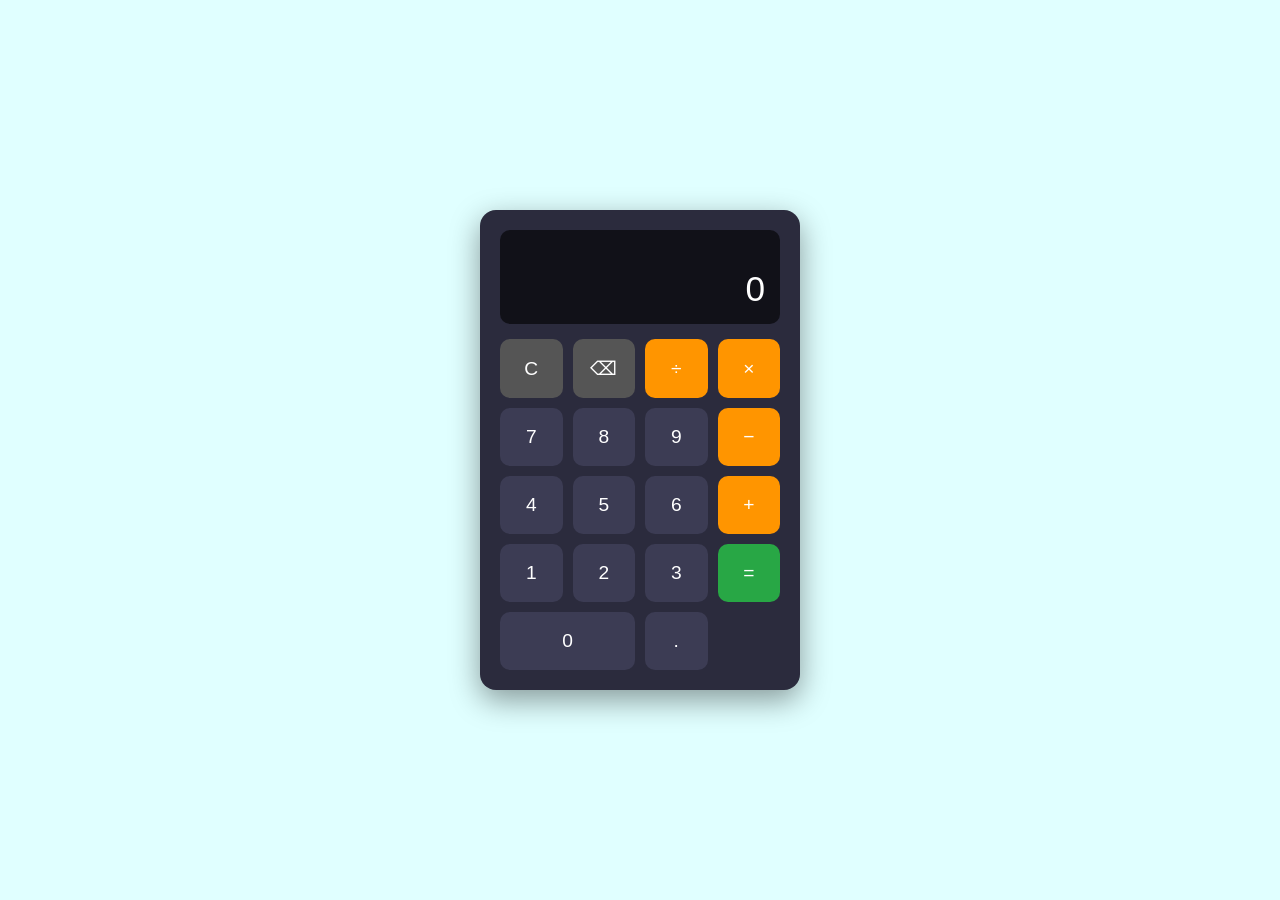
<file: WebDev-L2-Calculator/index.html>
<!DOCTYPE html>
<html lang="en">
<head>
<meta charset="UTF-8">
<meta name="viewport" content="width=device-width, initial-scale=1.0">
<title>Calculator</title>
<link rel="stylesheet" href="style.css">
</head>
<body>

  <div class="calculator">
    <div class="display">
      <div class="expression-line" id="expressionLine"></div>
      <div class="main-display" id="display">0</div>
    </div>

    <div class="buttons">
      <button class="btn clear" data-action="clear">C</button>
      <button class="btn backspace" data-action="backspace">⌫</button>
      <button class="btn operator" data-value="/">÷</button>
      <button class="btn operator" data-value="*">×</button>

      <button class="btn" data-value="7">7</button>
      <button class="btn" data-value="8">8</button>
      <button class="btn" data-value="9">9</button>
      <button class="btn operator" data-value="-">−</button>

      <button class="btn" data-value="4">4</button>
      <button class="btn" data-value="5">5</button>
      <button class="btn" data-value="6">6</button>
      <button class="btn operator" data-value="+">+</button>

      <button class="btn" data-value="1">1</button>
      <button class="btn" data-value="2">2</button>
      <button class="btn" data-value="3">3</button>
      <button class="btn equals" data-action="equals">=</button>

      <button class="btn zero" data-value="0">0</button>
      <button class="btn" data-value=".">.</button>
    </div>
  </div>

<script src="script.js"></script>
</body>
</html>
</file>
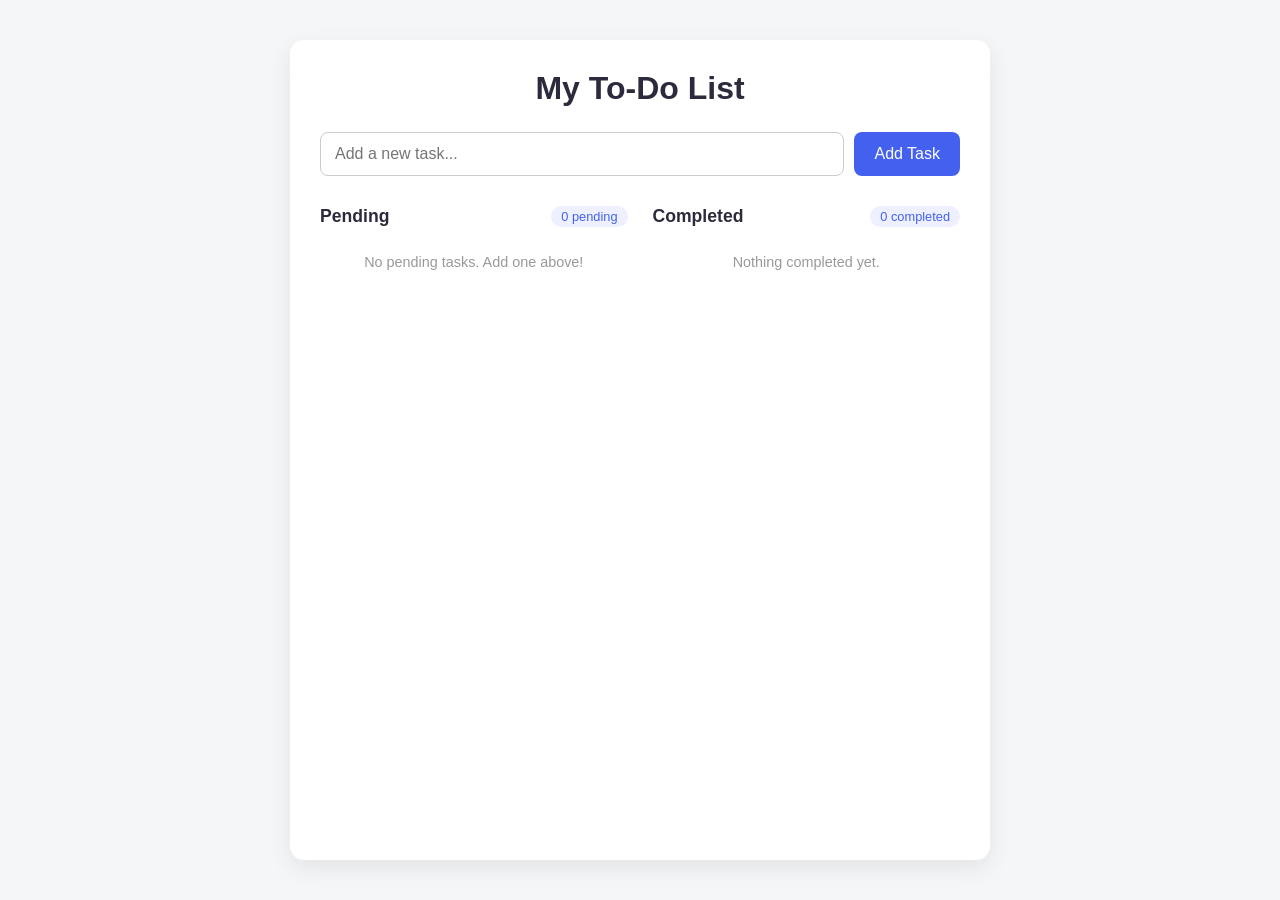
<file: WebDev-L2-ToDoApp/index.html>
<!DOCTYPE html>
<html lang="en">
<head>
<meta charset="UTF-8">
<meta name="viewport" content="width=device-width, initial-scale=1.0">
<title>To-Do List</title>
<link rel="stylesheet" href="style.css">
</head>
<body>

  <div class="app">
    <h1>My To-Do List</h1>

    <div class="input-row">
      <input type="text" id="taskInput" placeholder="Add a new task...">
      <button id="addBtn">Add Task</button>
    </div>

    <div class="lists">
      <section class="list-section">
        <h2>Pending <span id="pendingCount" class="count">0 pending</span></h2>
        <ul id="pendingList" class="task-list"></ul>
        <p id="pendingEmpty" class="empty-msg">No pending tasks. Add one above!</p>
      </section>

      <section class="list-section">
        <h2>Completed <span id="completedCount" class="count">0 completed</span></h2>
        <ul id="completedList" class="task-list"></ul>
        <p id="completedEmpty" class="empty-msg">Nothing completed yet.</p>
      </section>
    </div>
  </div>

<script src="script.js"></script>
</body>
</html>
</file>
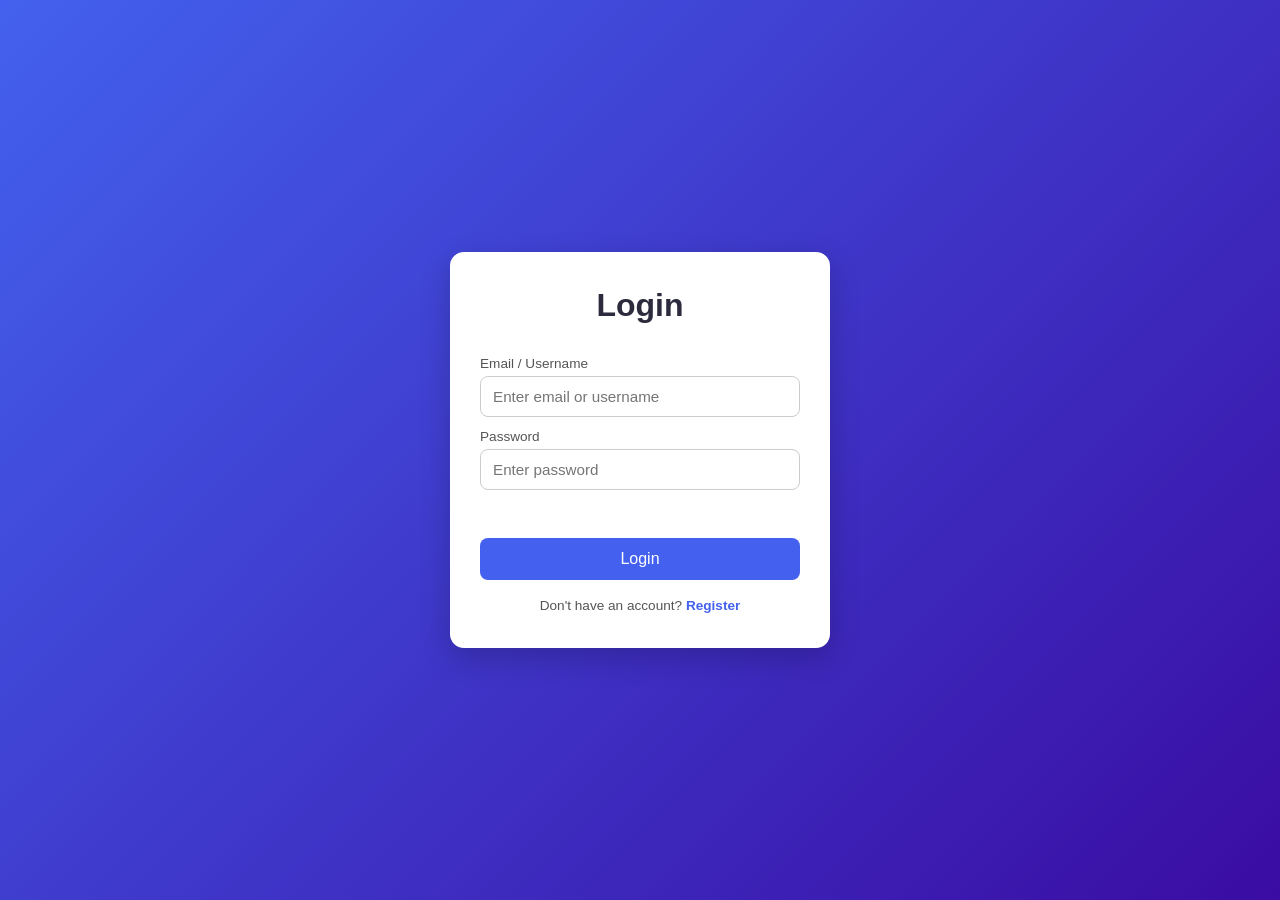
<file: WebDev-L2-LoginAuth/dashboard.html>
<!DOCTYPE html>
<html lang="en">
<head>
<meta charset="UTF-8">
<meta name="viewport" content="width=device-width, initial-scale=1.0">
<title>Dashboard</title>
<link rel="stylesheet" href="style.css">
</head>
<body>

  <div class="dashboard-box">
    <h1>Welcome 👋</h1>
    <p id="userGreeting" class="user-greeting"></p>
    <p class="dash-text">This is your protected dashboard. You can only see this page because you're logged in.</p>
    <button id="logoutBtn">Logout</button>
  </div>

<script src="script.js"></script>
<script>
  const currentUser = sessionStorage.getItem("loggedInUser");

  // Protect this page: redirect to login if no active session
  if (!currentUser) {
    window.location.href = "login.html";
  } else {
    document.getElementById("userGreeting").textContent = `Logged in as: ${currentUser}`;
  }

  document.getElementById("logoutBtn").addEventListener("click", () => {
    sessionStorage.removeItem("loggedInUser");
    window.location.href = "login.html";
  });
</script>
</body>
</html>
</file>
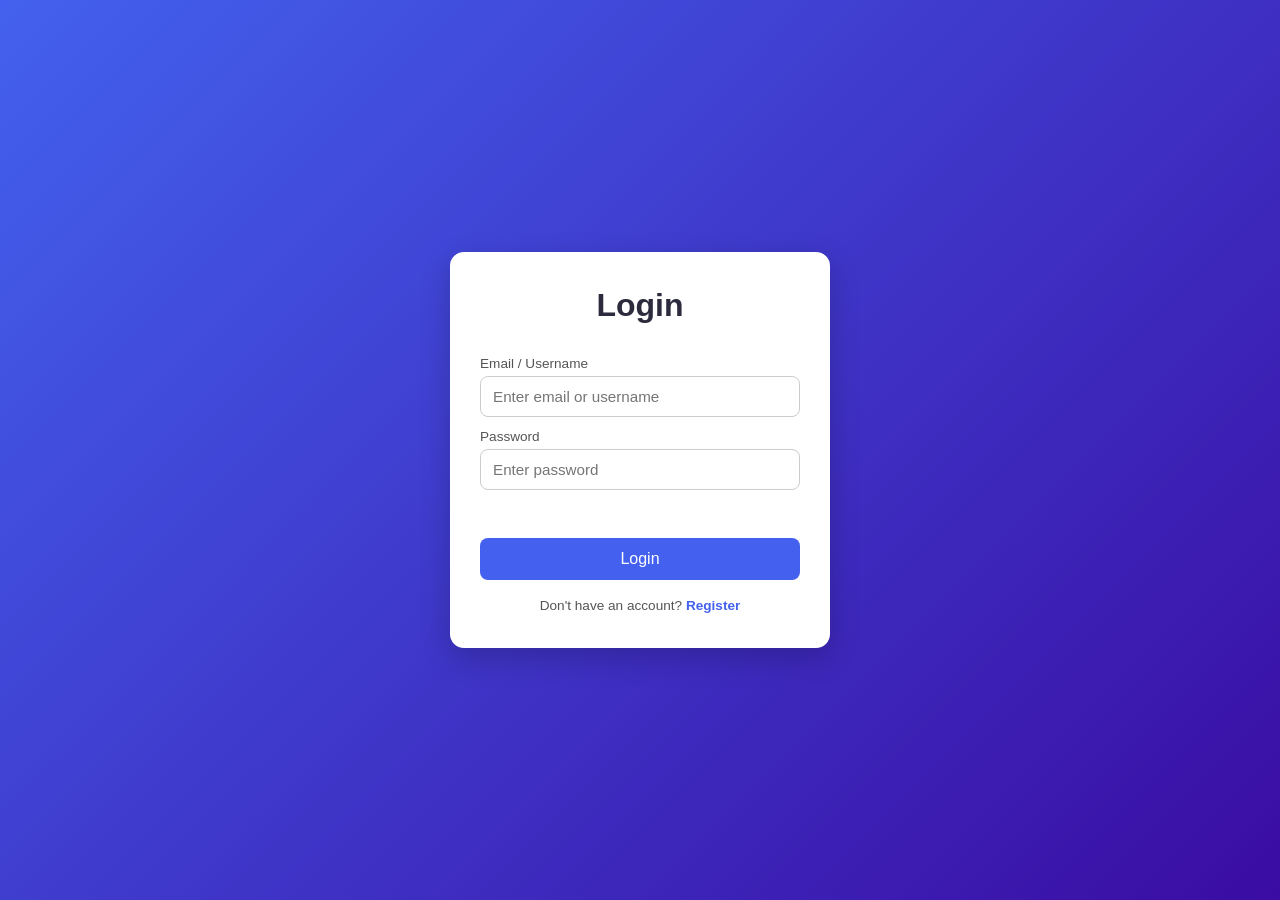
<file: WebDev-L2-LoginAuth/login.html>
<!DOCTYPE html>
<html lang="en">
<head>
<meta charset="UTF-8">
<meta name="viewport" content="width=device-width, initial-scale=1.0">
<title>Login</title>
<link rel="stylesheet" href="style.css">
</head>
<body>

  <div class="auth-box">
    <h1>Login</h1>
    <form id="loginForm">
      <label for="loginEmail">Email / Username</label>
      <input type="text" id="loginEmail" placeholder="Enter email or username" required>

      <label for="loginPassword">Password</label>
      <input type="password" id="loginPassword" placeholder="Enter password" required>

      <p id="loginError" class="error-msg"></p>

      <button type="submit">Login</button>
    </form>
    <p class="switch-link">Don't have an account? <a href="register.html">Register</a></p>
  </div>

<script src="script.js"></script>
<script>
  document.getElementById("loginForm").addEventListener("submit", async (e) => {
    e.preventDefault();
    const email = document.getElementById("loginEmail").value.trim();
    const password = document.getElementById("loginPassword").value;
    const errorEl = document.getElementById("loginError");

    errorEl.textContent = "";

    if (email === "" || password === "") {
      errorEl.textContent = "Please fill in all fields.";
      return;
    }

    const users = getUsers();
    const user = users.find(u => u.email.toLowerCase() === email.toLowerCase());
    const hashedPassword = await hashPassword(password);

    if (!user || user.password !== hashedPassword) {
      errorEl.textContent = "Incorrect email/username or password.";
      return;
    }

    sessionStorage.setItem("loggedInUser", user.email);
    window.location.href = "dashboard.html";
  });

  // If already logged in, skip straight to dashboard
  if (sessionStorage.getItem("loggedInUser")) {
    window.location.href = "dashboard.html";
  }
</script>
</body>
</html>
</file>
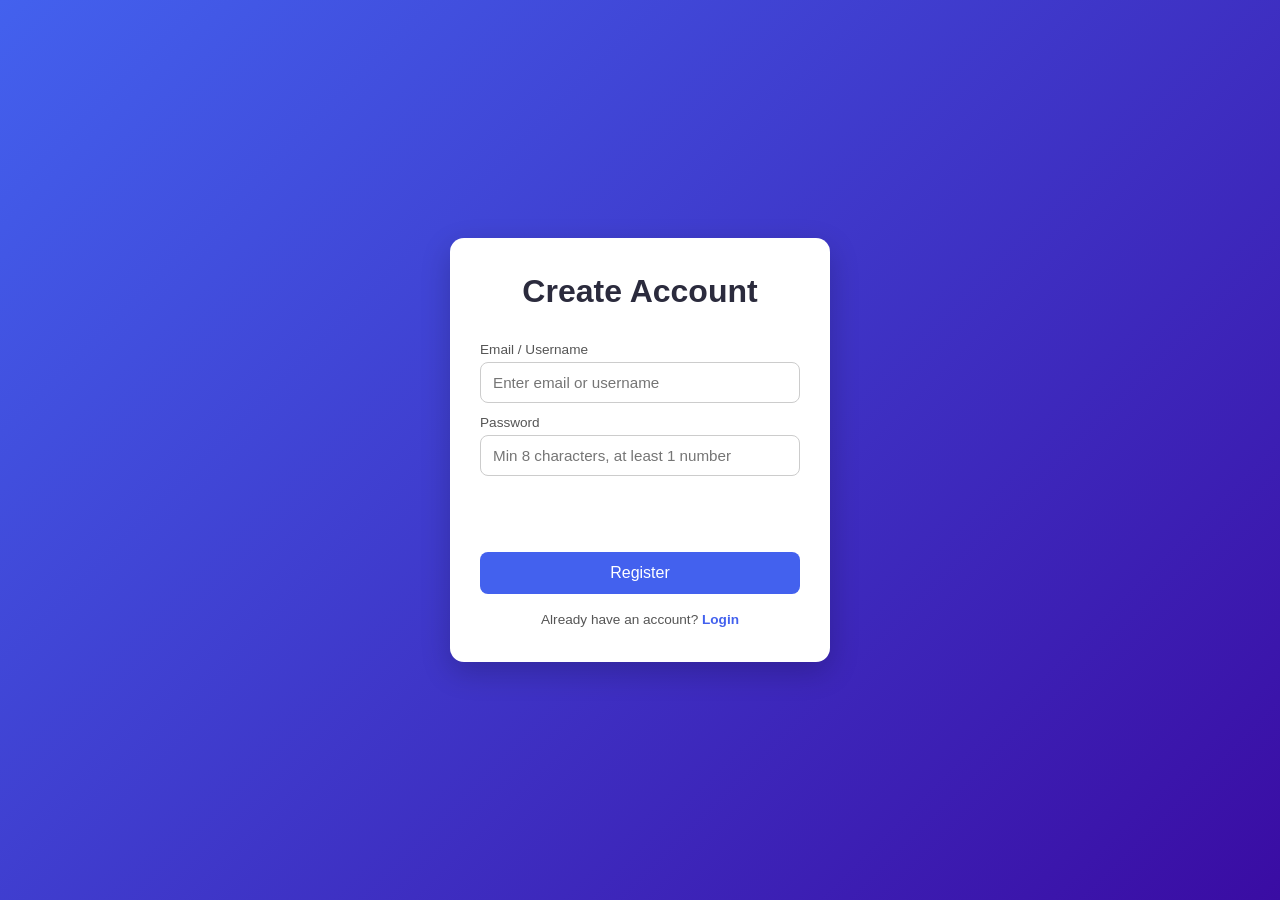
<file: WebDev-L2-LoginAuth/register.html>
<!DOCTYPE html>
<html lang="en">
<head>
<meta charset="UTF-8">
<meta name="viewport" content="width=device-width, initial-scale=1.0">
<title>Register</title>
<link rel="stylesheet" href="style.css">
</head>
<body>

  <div class="auth-box">
    <h1>Create Account</h1>
    <form id="registerForm">
      <label for="regEmail">Email / Username</label>
      <input type="text" id="regEmail" placeholder="Enter email or username" required>

      <label for="regPassword">Password</label>
      <input type="password" id="regPassword" placeholder="Min 8 characters, at least 1 number" required>

      <p id="regError" class="error-msg"></p>
      <p id="regSuccess" class="success-msg"></p>

      <button type="submit">Register</button>
    </form>
    <p class="switch-link">Already have an account? <a href="login.html">Login</a></p>
  </div>

<script src="script.js"></script>
<script>
  document.getElementById("registerForm").addEventListener("submit", async (e) => {
    e.preventDefault();
    const email = document.getElementById("regEmail").value.trim();
    const password = document.getElementById("regPassword").value;
    const errorEl = document.getElementById("regError");
    const successEl = document.getElementById("regSuccess");

    errorEl.textContent = "";
    successEl.textContent = "";

    if (email === "" || password === "") {
      errorEl.textContent = "Please fill in all fields.";
      return;
    }

    if (password.length < 8 || !/\d/.test(password)) {
      errorEl.textContent = "Password must be at least 8 characters and include at least 1 number.";
      return;
    }

    const users = getUsers();
    if (users.find(u => u.email.toLowerCase() === email.toLowerCase())) {
      errorEl.textContent = "An account with this email/username already exists.";
      return;
    }

    const hashedPassword = await hashPassword(password);
    users.push({ email, password: hashedPassword });
    saveUsers(users);

    successEl.textContent = "Account created! Redirecting to login...";
    setTimeout(() => window.location.href = "login.html", 1200);
  });
</script>
</body>
</html>
</file>
<file: WebDev-L2-Calculator/style.css>
* {
  box-sizing: border-box;
  margin: 0;
  padding: 0;
  font-family: Arial, sans-serif;
}

body {
  min-height: 100vh;
  display: flex;
  justify-content: center;
  align-items: center;
  background: lightcyan;
}

.calculator {
  background: #2b2b3d;
  border-radius: 16px;
  padding: 20px;
  width: 320px;
  box-shadow: 0 10px 30px rgba(0,0,0,0.4);
}

.display {
  background: #111118;
  border-radius: 10px;
  padding: 15px 15px;
  margin-bottom: 15px;
  min-height: 90px;
  text-align: right;
}

.expression-line {
  color: #999;
  font-size: 1.1rem;
  min-height: 24px;
  word-wrap: break-word;
}

.main-display {
  color: #fff;
  font-size: 2.2rem;
  word-wrap: break-word;
}

.buttons {
  display: grid;
  grid-template-columns: repeat(4, 1fr);
  gap: 10px;
}

.btn {
  padding: 18px 0;
  font-size: 1.2rem;
  border: none;
  border-radius: 10px;
  background: #3c3c54;
  color: #fff;
  cursor: pointer;
  transition: background 0.2s ease;
}

.btn:hover {
  background: #50506b;
}

.btn.operator {
  background: #ff9500;
}

.btn.operator:hover {
  background: #ffac33;
}

.btn.equals {
  background: #28a745;
  grid-column: span 1;
}

.btn.equals:hover {
  background: #34c759;
}

.btn.clear,
.btn.backspace {
  background: #555;
}

.btn.zero {
  grid-column: span 2;
}
</file>
<file: WebDev-L2-ToDoApp/style.css>
* {
  box-sizing: border-box;
  margin: 0;
  padding: 0;
  font-family: 'Segoe UI', Arial, sans-serif;
}

body {
  background: #f4f6f8;
  min-height: 100vh;
  display: flex;
  justify-content: center;
  padding: 40px 15px;
}

.app {
  background: #fff;
  width: 100%;
  max-width: 700px;
  border-radius: 14px;
  padding: 30px;
  box-shadow: 0 8px 25px rgba(0,0,0,0.08);
}

h1 {
  text-align: center;
  color: #2b2b3d;
  margin-bottom: 25px;
}

.input-row {
  display: flex;
  gap: 10px;
  margin-bottom: 30px;
}

.input-row input {
  flex: 1;
  padding: 12px 14px;
  border: 1px solid #ccc;
  border-radius: 8px;
  font-size: 1rem;
}

.input-row button {
  padding: 12px 20px;
  background: #4361ee;
  color: #fff;
  border: none;
  border-radius: 8px;
  font-size: 1rem;
  cursor: pointer;
  transition: background 0.2s ease;
}

.input-row button:hover {
  background: #3049c4;
}

.lists {
  display: grid;
  grid-template-columns: 1fr 1fr;
  gap: 25px;
}

.list-section h2 {
  font-size: 1.1rem;
  color: #2b2b3d;
  margin-bottom: 12px;
  display: flex;
  justify-content: space-between;
  align-items: center;
}

.count {
  font-size: 0.8rem;
  font-weight: normal;
  background: #eef0ff;
  color: #4361ee;
  padding: 3px 10px;
  border-radius: 20px;
}

.task-list {
  list-style: none;
}

.task-item {
  background: #f9fafc;
  border: 1px solid #e5e7eb;
  border-radius: 8px;
  padding: 10px 12px;
  margin-bottom: 10px;
}

.task-item .task-top {
  display: flex;
  align-items: center;
  gap: 8px;
}

.task-item .task-text {
  flex: 1;
  word-break: break-word;
}

.task-item.completed .task-text {
  text-decoration: line-through;
  color: #999;
}

.task-item input[type="checkbox"] {
  width: 18px;
  height: 18px;
  cursor: pointer;
  flex-shrink: 0;
}

.task-item .task-actions {
  display: flex;
  gap: 6px;
}

.task-item button {
  border: none;
  background: none;
  cursor: pointer;
  font-size: 0.95rem;
  padding: 4px 6px;
  border-radius: 5px;
}

.task-item .edit-btn:hover {
  background: #fff3cd;
}

.task-item .delete-btn:hover {
  background: #f8d7da;
}

.task-item .timestamp {
  display: block;
  font-size: 0.72rem;
  color: #999;
  margin-top: 4px;
  margin-left: 26px;
}

.task-item .edit-input {
  flex: 1;
  padding: 6px 8px;
  border: 1px solid #ccc;
  border-radius: 6px;
  font-size: 0.95rem;
}

.empty-msg {
  color: #999;
  font-size: 0.9rem;
  text-align: center;
  padding: 15px 0;
}

@media (max-width: 600px) {
  .lists {
    grid-template-columns: 1fr;
  }

  .input-row {
    flex-direction: column;
  }
}
</file>
<file: WebDev-L2-LoginAuth/style.css>
* {
  box-sizing: border-box;
  margin: 0;
  padding: 0;
  font-family: 'Segoe UI', Arial, sans-serif;
}

body {
  background: linear-gradient(135deg, #4361ee, #3a0ca3);
  min-height: 100vh;
  display: flex;
  justify-content: center;
  align-items: center;
  padding: 20px;
}

.auth-box, .dashboard-box {
  background: #fff;
  width: 100%;
  max-width: 380px;
  padding: 35px 30px;
  border-radius: 14px;
  box-shadow: 0 10px 30px rgba(0,0,0,0.2);
  text-align: center;
}

.auth-box h1, .dashboard-box h1 {
  margin-bottom: 20px;
  color: #2b2b3d;
}

.auth-box form {
  display: flex;
  flex-direction: column;
  text-align: left;
}

.auth-box label {
  font-size: 0.85rem;
  color: #555;
  margin-top: 12px;
  margin-bottom: 5px;
}

.auth-box input {
  padding: 11px 12px;
  border: 1px solid #ccc;
  border-radius: 8px;
  font-size: 0.95rem;
}

.auth-box button, .dashboard-box button {
  margin-top: 20px;
  padding: 12px;
  background: #4361ee;
  color: #fff;
  border: none;
  border-radius: 8px;
  font-size: 1rem;
  cursor: pointer;
  transition: background 0.2s ease;
}

.auth-box button:hover, .dashboard-box button:hover {
  background: #3049c4;
}

.error-msg {
  color: #d90429;
  font-size: 0.85rem;
  margin-top: 10px;
  min-height: 18px;
}

.success-msg {
  color: #2d9d57;
  font-size: 0.85rem;
  margin-top: 10px;
  min-height: 18px;
}

.switch-link {
  margin-top: 18px;
  font-size: 0.85rem;
  color: #555;
}

.switch-link a {
  color: #4361ee;
  text-decoration: none;
  font-weight: 600;
}

.user-greeting {
  font-weight: 600;
  color: #4361ee;
  margin-bottom: 15px;
}

.dash-text {
  color: #666;
  font-size: 0.9rem;
  margin-bottom: 10px;
}
</file>
